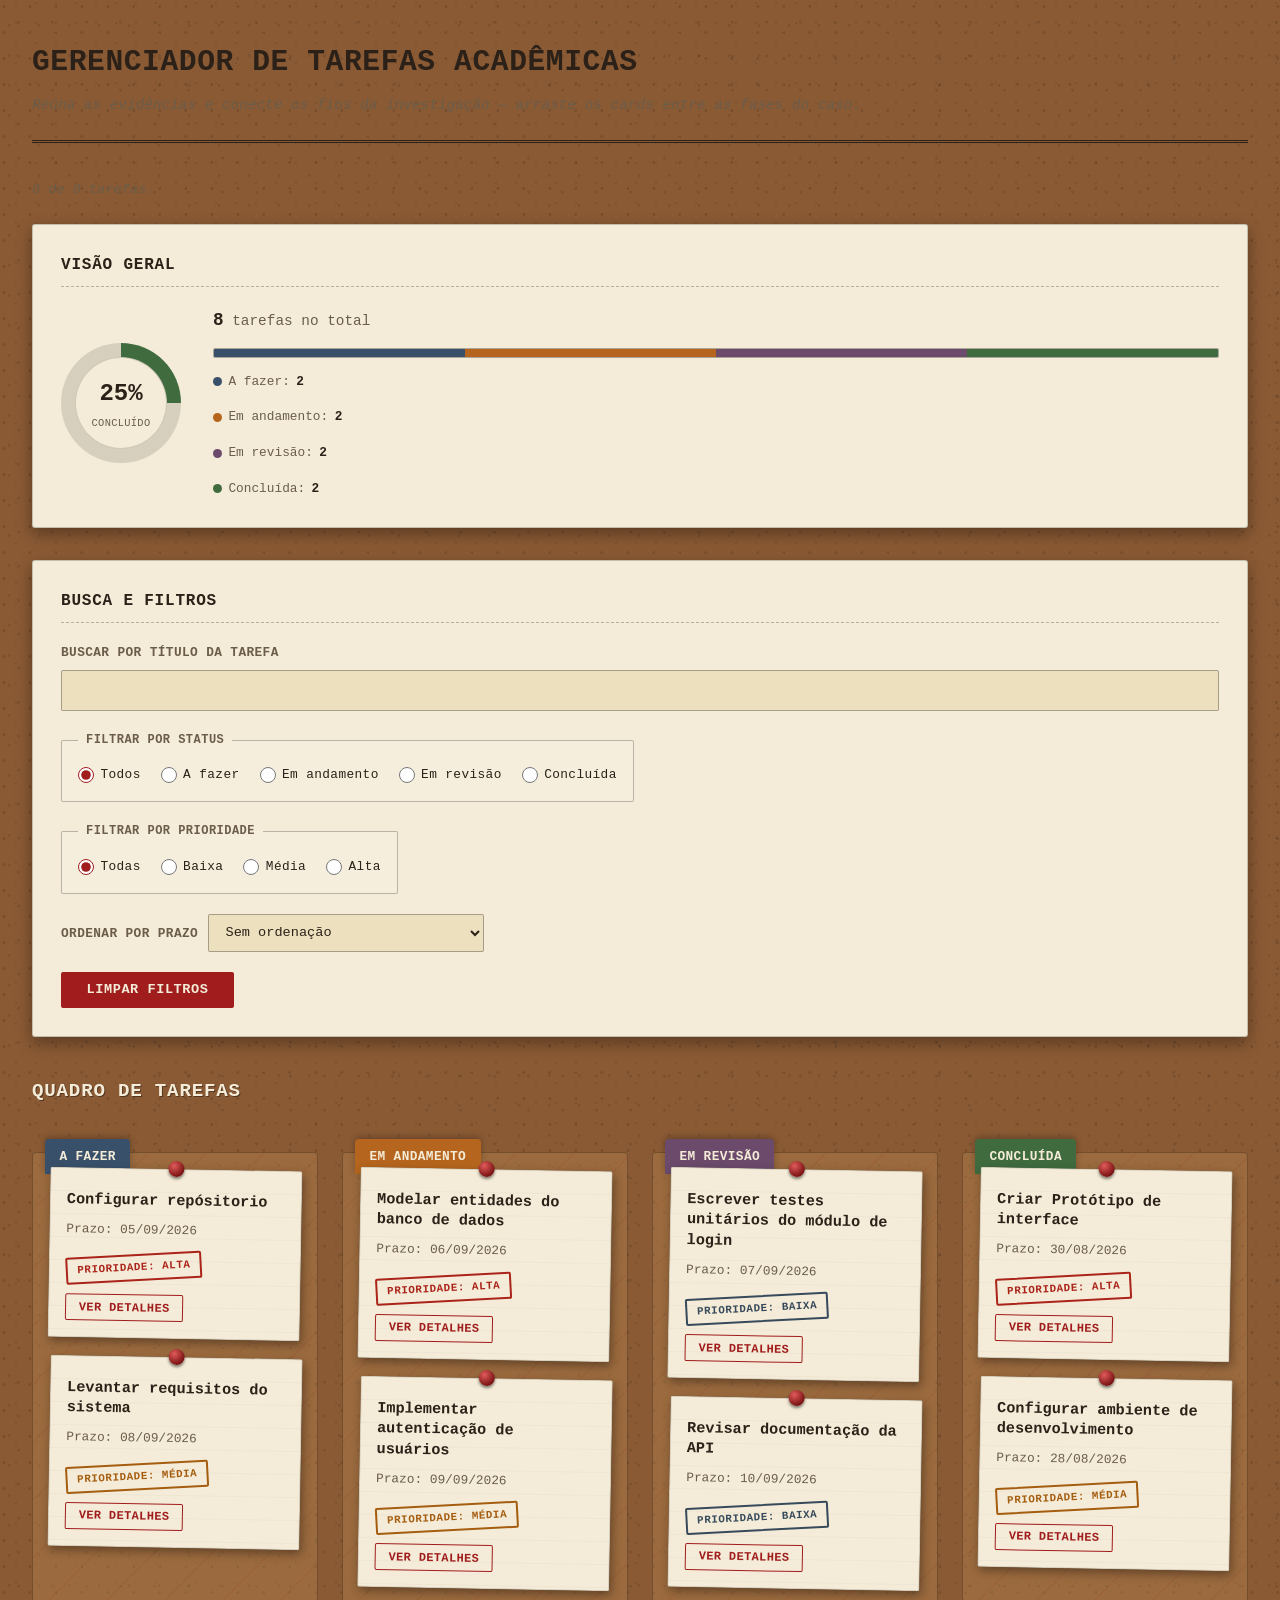
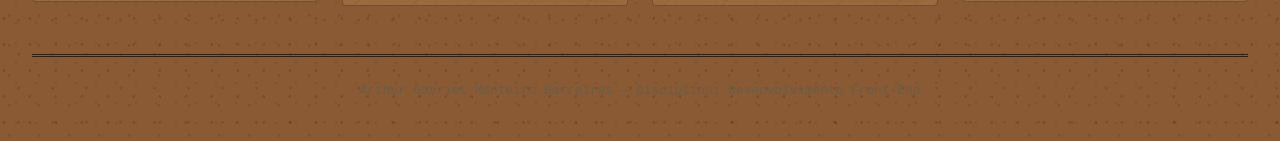
<file: index.html>
<!DOCTYPE html>
<html lang="pt-BR">
<head>
    <meta charset="UTF-8">
    <meta name="viewport" content="width=device-width, initial-scale=1.0">
    <title>Gerenciador de Tarefas Acadêmicas - Quadro de Projetos</title>
    <link rel="stylesheet" href="style.css">
</head>
<body>
    <header>
        <h1>Gerenciador de Tarefas Acadêmicas</h1>
        <p class="subtitulo">Reúna as evidências e conecte os fios da investigação — arraste os cards entre as fases do caso.</p>
    </header>

    <p data-estado role="status" aria-live="polite"></p>

    <main>
        <section aria-labelledby="titulo-metricas" class="painel-metricas">
            <h2 id="titulo-metricas">Visão Geral</h2>

            <div class="metricas-conteudo">
                <div class="anel-progresso" data-anel-progresso>
                    <div class="anel-centro">
                        <span class="anel-percentual" data-anel-percentual>0%</span>
                        <span class="anel-legenda">Concluído</span>
                    </div>
                </div>

                <div class="metricas-detalhes">
                    <p class="metricas-total"><strong data-metrica-total>0</strong> tarefas no total</p>

                    <div class="barra-status" data-barra-status role="img" aria-label="Distribuição de tarefas por status"></div>

                    <ul class="legenda-status">
                        <li><span class="ponto" data-cor="a-fazer"></span>A fazer: <strong data-metrica-a-fazer>0</strong></li>
                        <li><span class="ponto" data-cor="em-andamento"></span>Em andamento: <strong data-metrica-em-andamento>0</strong></li>
                        <li><span class="ponto" data-cor="em-revisao"></span>Em revisão: <strong data-metrica-em-revisao>0</strong></li>
                        <li><span class="ponto" data-cor="concluida"></span>Concluída: <strong data-metrica-concluida>0</strong></li>
                    </ul>
                </div>
            </div>
        </section>

        <section aria-labelledby="titulo-busca-filtros">
            <h2 id="titulo-busca-filtros">Busca e Filtros</h2>

            <form action="#" method="get">
                <div>
                    <label for="busca-titulo">Buscar por título da tarefa</label>
                    <input type="search" id="busca-titulo" name="busca-titulo">
                </div>

                <div class="filtros-linha">
                    <fieldset>
                        <legend>Filtrar por status</legend>

                        <div>
                            <input type="radio" id="status-todos" name="filtro-status" value="todos" checked>
                            <label for="status-todos">Todos</label>
                        </div>
                        <div>
                            <input type="radio" id="status-a-fazer" name="filtro-status" value="a-fazer">
                            <label for="status-a-fazer">A fazer</label>
                        </div>
                        <div>
                            <input type="radio" id="status-em-andamento" name="filtro-status" value="em-andamento">
                            <label for="status-em-andamento">Em andamento</label>
                        </div>
                        <div>
                            <input type="radio" id="status-em-revisao" name="filtro-status" value="em-revisao">
                            <label for="status-em-revisao">Em revisão</label>
                        </div>
                        <div>
                            <input type="radio" id="status-concluida" name="filtro-status" value="concluida">
                            <label for="status-concluida">Concluída</label>
                        </div>
                    </fieldset>

                    <fieldset>
                        <legend>Filtrar por prioridade</legend>

                        <div>
                            <input type="radio" id="prioridade-todas" name="filtro-prioridade" value="todas" checked>
                            <label for="prioridade-todas">Todas</label>
                        </div>
                        <div>
                            <input type="radio" id="prioridade-baixa" name="filtro-prioridade" value="baixa">
                            <label for="prioridade-baixa">Baixa</label>
                        </div>
                        <div>
                            <input type="radio" id="prioridade-media" name="filtro-prioridade" value="media">
                            <label for="prioridade-media">Média</label>
                        </div>
                        <div>
                            <input type="radio" id="prioridade-alta" name="filtro-prioridade" value="alta">
                            <label for="prioridade-alta">Alta</label>
                        </div>
                    </fieldset>

                    <div>
                        <label for="ordenar-prazo">Ordenar por prazo</label>
                        <select id="ordenar-prazo" name="ordenar-prazo">
                            <option value="nenhuma">Sem ordenação</option>
                            <option value="prazo-asc">Prazo mais próximo primeiro</option>
                            <option value="prazo-desc">Prazo mais distante primeiro</option>
                        </select>
                    </div>

                    <button type="button" id="limpar-filtros">Limpar filtros</button>
                </div>
            </form>
        </section>

        <section aria-labelledby="titulo-quadro" data-quadro>
            <h2 id="titulo-quadro">Quadro de Tarefas</h2>

            <section aria-labelledby="titulo-a-fazer">
                <h3 id="titulo-a-fazer">A fazer</h3>
                <ul data-lista-status="a-fazer"></ul>
            </section>

            <section aria-labelledby="titulo-em-andamento">
                <h3 id="titulo-em-andamento">Em andamento</h3>
                <ul data-lista-status="em-andamento"></ul>
            </section>

            <section aria-labelledby="titulo-em-revisao">
                <h3 id="titulo-em-revisao">Em revisão</h3>
                <ul data-lista-status="em-revisao"></ul>
            </section>

            <section aria-labelledby="titulo-concluida">
                <h3 id="titulo-concluida">Concluída</h3>
                <ul data-lista-status="concluida"></ul>
            </section>
        </section>
    </main>

    <footer>
        <p>Arthur Gabriel Monteiro Barreiras — Disciplina: Desenvolvimento Front-End</p>
    </footer>

    <dialog data-modal-detalhes aria-labelledby="modal-titulo">
        <form method="dialog">
            <h3 id="modal-titulo" data-modal-titulo></h3>
            <p data-modal-status></p>
            <p data-modal-prazo></p>
            <p data-modal-prioridade></p>
            <p data-modal-descricao></p>
            <button type="submit">Fechar</button>
        </form>
    </dialog>

    <script type="module" src="js/app.js"></script>
</body>
</html>
</file>
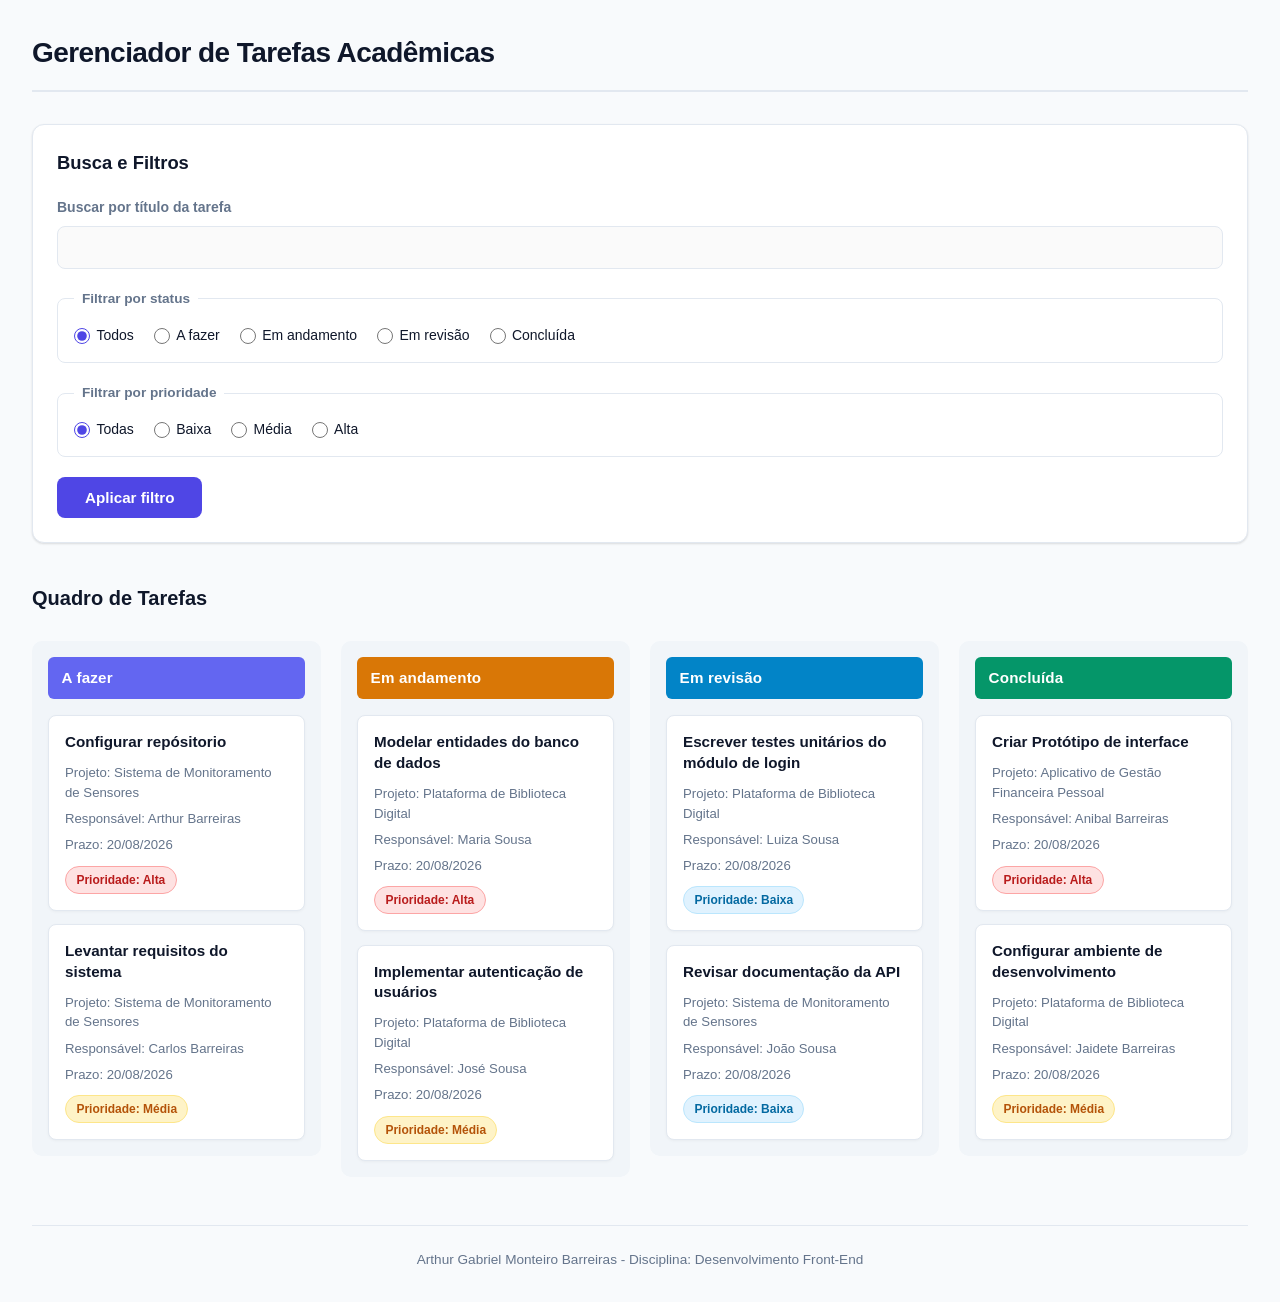
<file: E2/index.html>
<!DOCTYPE html>
<html lang="pt-BR">
<head>
    <meta charset="UTF-8">
    <meta name="viewport" content="width=device-width, initial-scale=1.0">
    <title>Gerenciador de Tarefas Acadêmicas - Quadro de Projetos</title>
    <link rel="stylesheet" href="styles.css">
</head>
<body>
    <header>
        <h1>Gerenciador de Tarefas Acadêmicas</h1>
    </header>
    <main>
        <section aria-labelledby="titulo-busca-filtros">
            <h2 id="titulo-busca-filtros">Busca e Filtros</h2>

            <form action="#" method="get">
                <div>
                    <label for="busca-titulo">Buscar por título da tarefa</label>
                    <input type="search" id="busca-titulo" name="busca-titulo">
                </div>

                <fieldset>
                    <legend>Filtrar por status</legend>

                    <div>
                        <input type="radio" id="status-todos" name="filtro-status" value="todos" checked>
                        <label for="status-todos">Todos</label>
                    </div>
                    <div>
                        <input type="radio" id="status-a-fazer" name="filtro-status" value="a-fazer">
                        <label for="status-a-fazer">A fazer</label>
                    </div>
                    <div>
                        <input type="radio" id="status-em-andamento" name="filtro-status" value="em-andamento">
                        <label for="status-em-andamento">Em andamento</label>
                    </div>
                    <div>
                        <input type="radio" id="status-em-revisao" name="filtro-status" value="em-revisao">
                        <label for="em-revisao">Em revisão</label>
                    </div>
                    <div>
                        <input type="radio" id="status-concluida" name="filtro-status" value="concluida">
                        <label for="concluida">Concluída</label>
                    </div>
                </fieldset>

                <fieldset>
                    <legend>Filtrar por prioridade</legend>

                    <div>
                        <input type="radio" id="prioridade-todas" name="filtro-prioridade" value="todas" checked>
                        <label for="prioridade-todas">Todas</label>
                    </div>
                    <div>
                        <input type="radio" id="prioridade-baixa" name="filtro-prioridade" value="baixa">
                        <label for="prioridade-baixa">Baixa</label>
                    </div>
                    <div>
                        <input type="radio" id="prioridade-media" name="filtro-prioridade" value="media">
                        <label for="prioridade-media">Média</label>
                    </div>
                    <div>
                        <input type="radio" id="prioridade-alta" name="filtro-prioridade" value="alta">
                        <label for="prioridade-alta">Alta</label>
                    </div>
                </fieldset>

                <button type="submit">Aplicar filtro</button>
            </form>
        </section>

        <section aria-labelledby="titulo-quadro">
            <h2 id="titulo-quadro">Quadro de Tarefas</h2>

            <section aria-labelledby="titulo-a-fazer">
                <h3 id="titulo-a-fazer">A fazer</h3>
                <ul>
                    <li>
                        <article>
                            <h4>Configurar repósitorio</h4>
                            <p>Projeto: Sistema de Monitoramento de Sensores</p>
                            <p>Responsável: Arthur Barreiras</p>
                            <p>Prazo: 20/08/2026</p>
                            <p class="prioridade alta">Prioridade: Alta</p>
                        </article>
                    </li>
                    <li>
                        <article>
                            <h4>Levantar requisitos do sistema</h4>
                            <p>Projeto: Sistema de Monitoramento de Sensores</p>
                            <p>Responsável: Carlos Barreiras</p>
                            <p>Prazo: 20/08/2026</p>
                            <p class="prioridade media">Prioridade: Média</p>
                        </article>
                    </li>
                </ul>
            </section>
            <section aria-labelledby="titulo-em-andamento">
                <h3 id="titulo-em-andamento">Em andamento</h3>
                <ul>
                    <li>
                        <article>
                            <h4>Modelar entidades do banco de dados</h4>
                            <p>Projeto: Plataforma de Biblioteca Digital</p>
                            <p>Responsável: Maria Sousa</p>
                            <p>Prazo: 20/08/2026</p>
                            <p class="prioridade alta">Prioridade: Alta</p>
                        </article>
                    </li>
                    <li>
                        <article>
                            <h4>Implementar autenticação de usuários</h4>
                            <p>Projeto: Plataforma de Biblioteca Digital</p>
                            <p>Responsável: José Sousa</p>
                            <p>Prazo: 20/08/2026</p>
                            <p class="prioridade media">Prioridade: Média</p>
                        </article>
                    </li>
                </ul>
            </section>

            <section aria-labelledby="titulo-em-revisao">
                <h3 id="titulo-em-revisao">Em revisão</h3>
                <ul>
                    <li>
                        <article>
                            <h4>Escrever testes unitários do módulo de login</h4>
                            <p>Projeto: Plataforma de Biblioteca Digital</p>
                            <p>Responsável: Luiza Sousa</p>
                            <p>Prazo: 20/08/2026</p>
                            <p class="prioridade baixa">Prioridade: Baixa</p>
                        </article>
                    </li>
                    <li>
                        <article>
                            <h4>Revisar documentação da API</h4>
                            <p>Projeto: Sistema de Monitoramento de Sensores</p>
                            <p>Responsável: João Sousa</p>
                            <p>Prazo: 20/08/2026</p>
                            <p class="prioridade baixa">Prioridade: Baixa</p>
                        </article>
                    </li>
                </ul>
            </section>

            <section aria-labelledby="titulo-concluida">
                <h3 id="titulo-concluida">Concluída</h3>
                <ul>
                    <li>
                        <article>
                            <h4>Criar Protótipo de interface</h4>
                            <p>Projeto: Aplicativo de Gestão Financeira Pessoal</p>
                            <p>Responsável: Anibal Barreiras</p>
                            <p>Prazo: 20/08/2026</p>
                            <p class="prioridade alta">Prioridade: Alta</p>
                        </article>
                    </li>
                    <li>
                        <article>
                            <h4>Configurar ambiente de desenvolvimento</h4>
                            <p>Projeto: Plataforma de Biblioteca Digital</p>
                            <p>Responsável: Jaidete Barreiras</p>
                            <p>Prazo: 20/08/2026</p>
                            <p class="prioridade media">Prioridade: Média</p>
                        </article>
                    </li>
                </ul>
            </section>
        </section>
    </main>

    <footer>
        <p>Arthur Gabriel Monteiro Barreiras - Disciplina: Desenvolvimento Front-End</p>
    </footer>
</body>
</html>
</file>
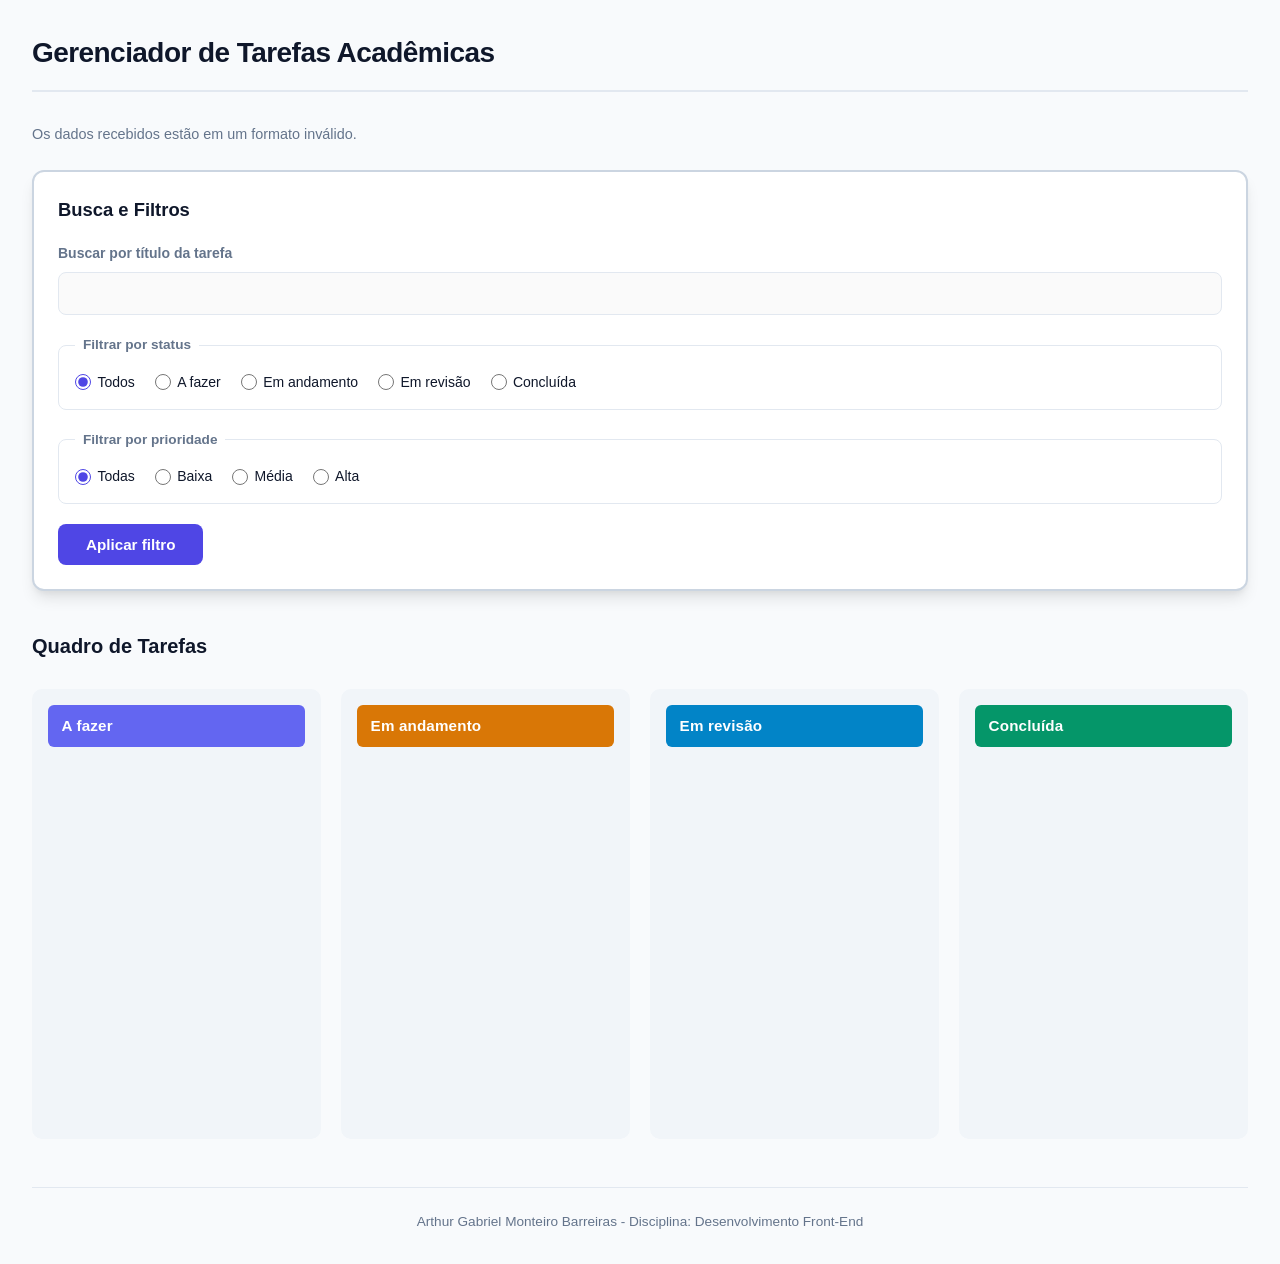
<file: E3/index.html>
<!DOCTYPE html>
<html lang="pt-BR">
<head>
    <meta charset="UTF-8">
    <meta name="viewport" content="width=device-width, initial-scale=1.0">
    <title>Gerenciador de Tarefas Acadêmicas - Quadro de Projetos</title>
    <link rel="stylesheet" href="style.css">
</head>
<body>
    <header>
        <h1>Gerenciador de Tarefas Acadêmicas</h1>
    </header>

    <p data-estado role="status" aria-live="polite"></p>

    <main>
        <section aria-labelledby="titulo-busca-filtros">
            <h2 id="titulo-busca-filtros">Busca e Filtros</h2>

            <form action="#" method="get">
                <div>
                    <label for="busca-titulo">Buscar por título da tarefa</label>
                    <input type="search" id="busca-titulo" name="busca-titulo">
                </div>
                
                <fieldset>
                    <legend>Filtrar por status</legend>

                    <div>
                        <input type="radio" id="status-todos" name="filtro-status" value="todos" checked>
                        <label for="status-todos">Todos</label>
                    </div>
                    <div>
                        <input type="radio" id="status-a-fazer" name="filtro-status" value="a-fazer">
                        <label for="status-a-fazer">A fazer</label>
                    </div>
                    <div>
                        <input type="radio" id="status-em-andamento" name="filtro-status" value="em-andamento">
                        <label for="status-em-andamento">Em andamento</label>
                    </div>
                    <div>
                        <input type="radio" id="status-em-revisao" name="filtro-status" value="em-revisao">
                        <label for="status-em-revisao">Em revisão</label>
                    </div>
                    <div>
                        <input type="radio" id="status-concluida" name="filtro-status" value="concluida">
                        <label for="status-concluida">Concluída</label>
                    </div>
                </fieldset>

                <fieldset>
                    <legend>Filtrar por prioridade</legend>

                    <div>
                        <input type="radio" id="prioridade-todas" name="filtro-prioridade" value="todas" checked>
                        <label for="prioridade-todas">Todas</label>
                    </div>
                    <div>
                        <input type="radio" id="prioridade-baixa" name="filtro-prioridade" value="baixa">
                        <label for="prioridade-baixa">Baixa</label>
                    </div>
                    <div>
                        <input type="radio" id="prioridade-media" name="filtro-prioridade" value="media">
                        <label for="prioridade-media">Média</label>
                    </div>
                    <div>
                        <input type="radio" id="prioridade-alta" name="filtro-prioridade" value="alta">
                        <label for="prioridade-alta">Alta</label>
                    </div>
                </fieldset>

                <button type="submit">Aplicar filtro</button>
            </form>
        </section>

        <section aria-labelledby="titulo-quadro" data-quadro>
            <h2 id="titulo-quadro">Quadro de Tarefas</h2>

            <section aria-labelledby="titulo-a-fazer">
                <h3 id="titulo-a-fazer">A fazer</h3>
                <ul data-lista-status="a-fazer"></ul>
            </section>

            <section aria-labelledby="titulo-em-andamento">
                <h3 id="titulo-em-andamento">Em andamento</h3>
                <ul data-lista-status="em-andamento"></ul>
            </section>

            <section aria-labelledby="titulo-em-revisao">
                <h3 id="titulo-em-revisao">Em revisão</h3>
                <ul data-lista-status="em-revisao"></ul>
            </section>

            <section aria-labelledby="titulo-concluida">
                <h3 id="titulo-concluida">Concluída</h3>
                <ul data-lista-status="concluida"></ul>
            </section>
        </section>
    </main>

    <footer>
        <p>Arthur Gabriel Monteiro Barreiras - Disciplina: Desenvolvimento Front-End</p>
    </footer>

    <script type="module" src="js/app.js"></script>
</body>
</html>
</file>
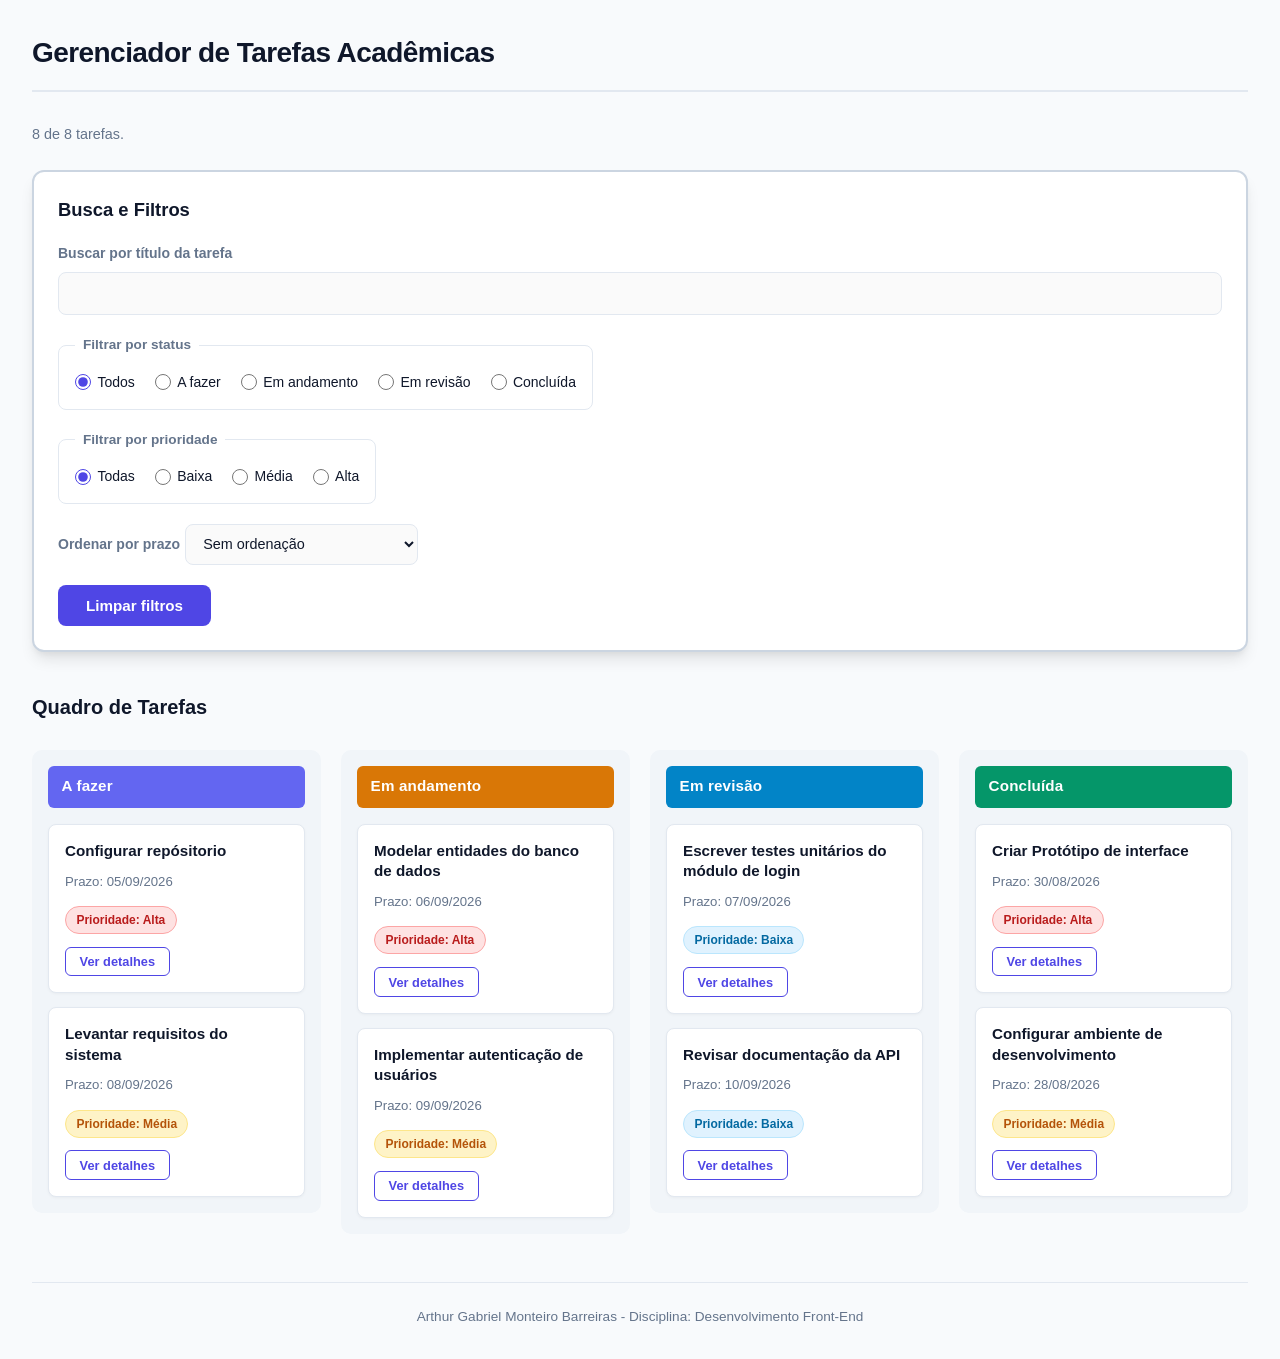
<file: E4/index.html>
<!DOCTYPE html>
<html lang="pt-BR">
<head>
    <meta charset="UTF-8">
    <meta name="viewport" content="width=device-width, initial-scale=1.0">
    <title>Gerenciador de Tarefas Acadêmicas - Quadro de Projetos</title>
    <link rel="stylesheet" href="style.css">
</head>
<body>
    <header>
        <h1>Gerenciador de Tarefas Acadêmicas</h1>
    </header>

    <p data-estado role="status" aria-live="polite"></p>

    <main>
        <section aria-labelledby="titulo-busca-filtros">
            <h2 id="titulo-busca-filtros">Busca e Filtros</h2>

            <form action="#" method="get">
                <div>
                    <label for="busca-titulo">Buscar por título da tarefa</label>
                    <input type="search" id="busca-titulo" name="busca-titulo">
                </div>

                <div class="filtros-linha">
                    <fieldset>
                        <legend>Filtrar por status</legend>

                        <div>
                            <input type="radio" id="status-todos" name="filtro-status" value="todos" checked>
                            <label for="status-todos">Todos</label>
                        </div>
                        <div>
                            <input type="radio" id="status-a-fazer" name="filtro-status" value="a-fazer">
                            <label for="status-a-fazer">A fazer</label>
                        </div>
                        <div>
                            <input type="radio" id="status-em-andamento" name="filtro-status" value="em-andamento">
                            <label for="status-em-andamento">Em andamento</label>
                        </div>
                        <div>
                            <input type="radio" id="status-em-revisao" name="filtro-status" value="em-revisao">
                            <label for="status-em-revisao">Em revisão</label>
                        </div>
                        <div>
                            <input type="radio" id="status-concluida" name="filtro-status" value="concluida">
                            <label for="status-concluida">Concluída</label>
                        </div>
                    </fieldset>

                    <fieldset>
                        <legend>Filtrar por prioridade</legend>

                        <div>
                            <input type="radio" id="prioridade-todas" name="filtro-prioridade" value="todas" checked>
                            <label for="prioridade-todas">Todas</label>
                        </div>
                        <div>
                            <input type="radio" id="prioridade-baixa" name="filtro-prioridade" value="baixa">
                            <label for="prioridade-baixa">Baixa</label>
                        </div>
                        <div>
                            <input type="radio" id="prioridade-media" name="filtro-prioridade" value="media">
                            <label for="prioridade-media">Média</label>
                        </div>
                        <div>
                            <input type="radio" id="prioridade-alta" name="filtro-prioridade" value="alta">
                            <label for="prioridade-alta">Alta</label>
                        </div>
                    </fieldset>

                    <div>
                        <label for="ordenar-prazo">Ordenar por prazo</label>
                        <select id="ordenar-prazo" name="ordenar-prazo">
                            <option value="nenhuma">Sem ordenação</option>
                            <option value="prazo-asc">Prazo mais próximo primeiro</option>
                            <option value="prazo-desc">Prazo mais distante primeiro</option>
                        </select>
                    </div>

                    <button type="button" id="limpar-filtros">Limpar filtros</button>
                </div>
            </form>
        </section>

        <section aria-labelledby="titulo-quadro" data-quadro>
            <h2 id="titulo-quadro">Quadro de Tarefas</h2>

            <section aria-labelledby="titulo-a-fazer">
                <h3 id="titulo-a-fazer">A fazer</h3>
                <ul data-lista-status="a-fazer"></ul>
            </section>

            <section aria-labelledby="titulo-em-andamento">
                <h3 id="titulo-em-andamento">Em andamento</h3>
                <ul data-lista-status="em-andamento"></ul>
            </section>

            <section aria-labelledby="titulo-em-revisao">
                <h3 id="titulo-em-revisao">Em revisão</h3>
                <ul data-lista-status="em-revisao"></ul>
            </section>

            <section aria-labelledby="titulo-concluida">
                <h3 id="titulo-concluida">Concluída</h3>
                <ul data-lista-status="concluida"></ul>
            </section>
        </section>
    </main>

    <footer>
        <p>Arthur Gabriel Monteiro Barreiras - Disciplina: Desenvolvimento Front-End</p>
    </footer>

    <script type="module" src="js/app.js"></script>
</body>
</html>
</file>
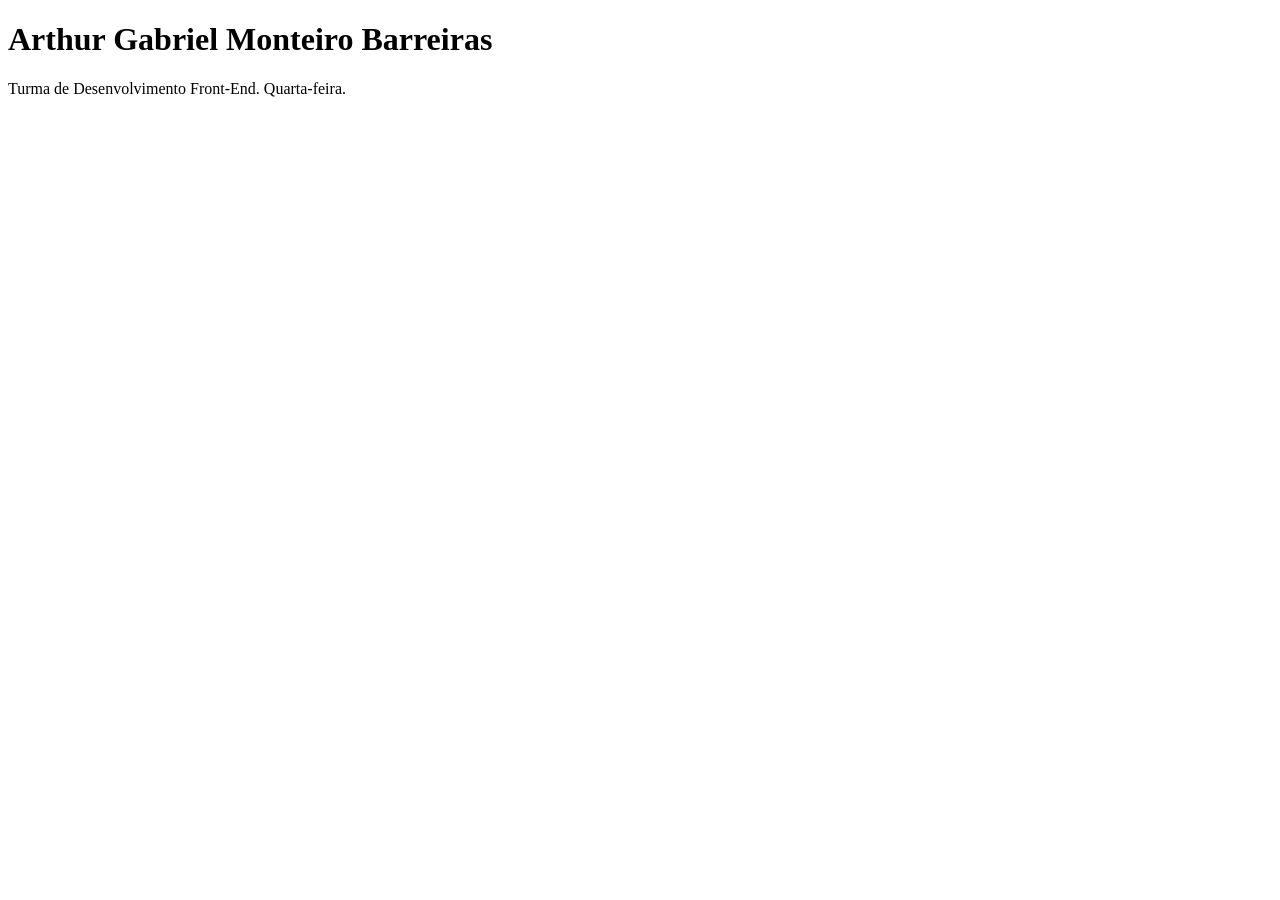
<file: meu-perfil/index.html>
<!DOCTYPE html>
<html lang="pt-BR">
<head>
    <meta charset="UTF-8">
    <meta name="viewport" content="width=device-width, initial-scale=1.0">
    <title>Meu Perfil</title>
</head>
<body>

    <h1>Arthur Gabriel Monteiro Barreiras</h1>
    <p>Turma de Desenvolvimento Front-End. Quarta-feira.</p>

</body>
</html>
</file>
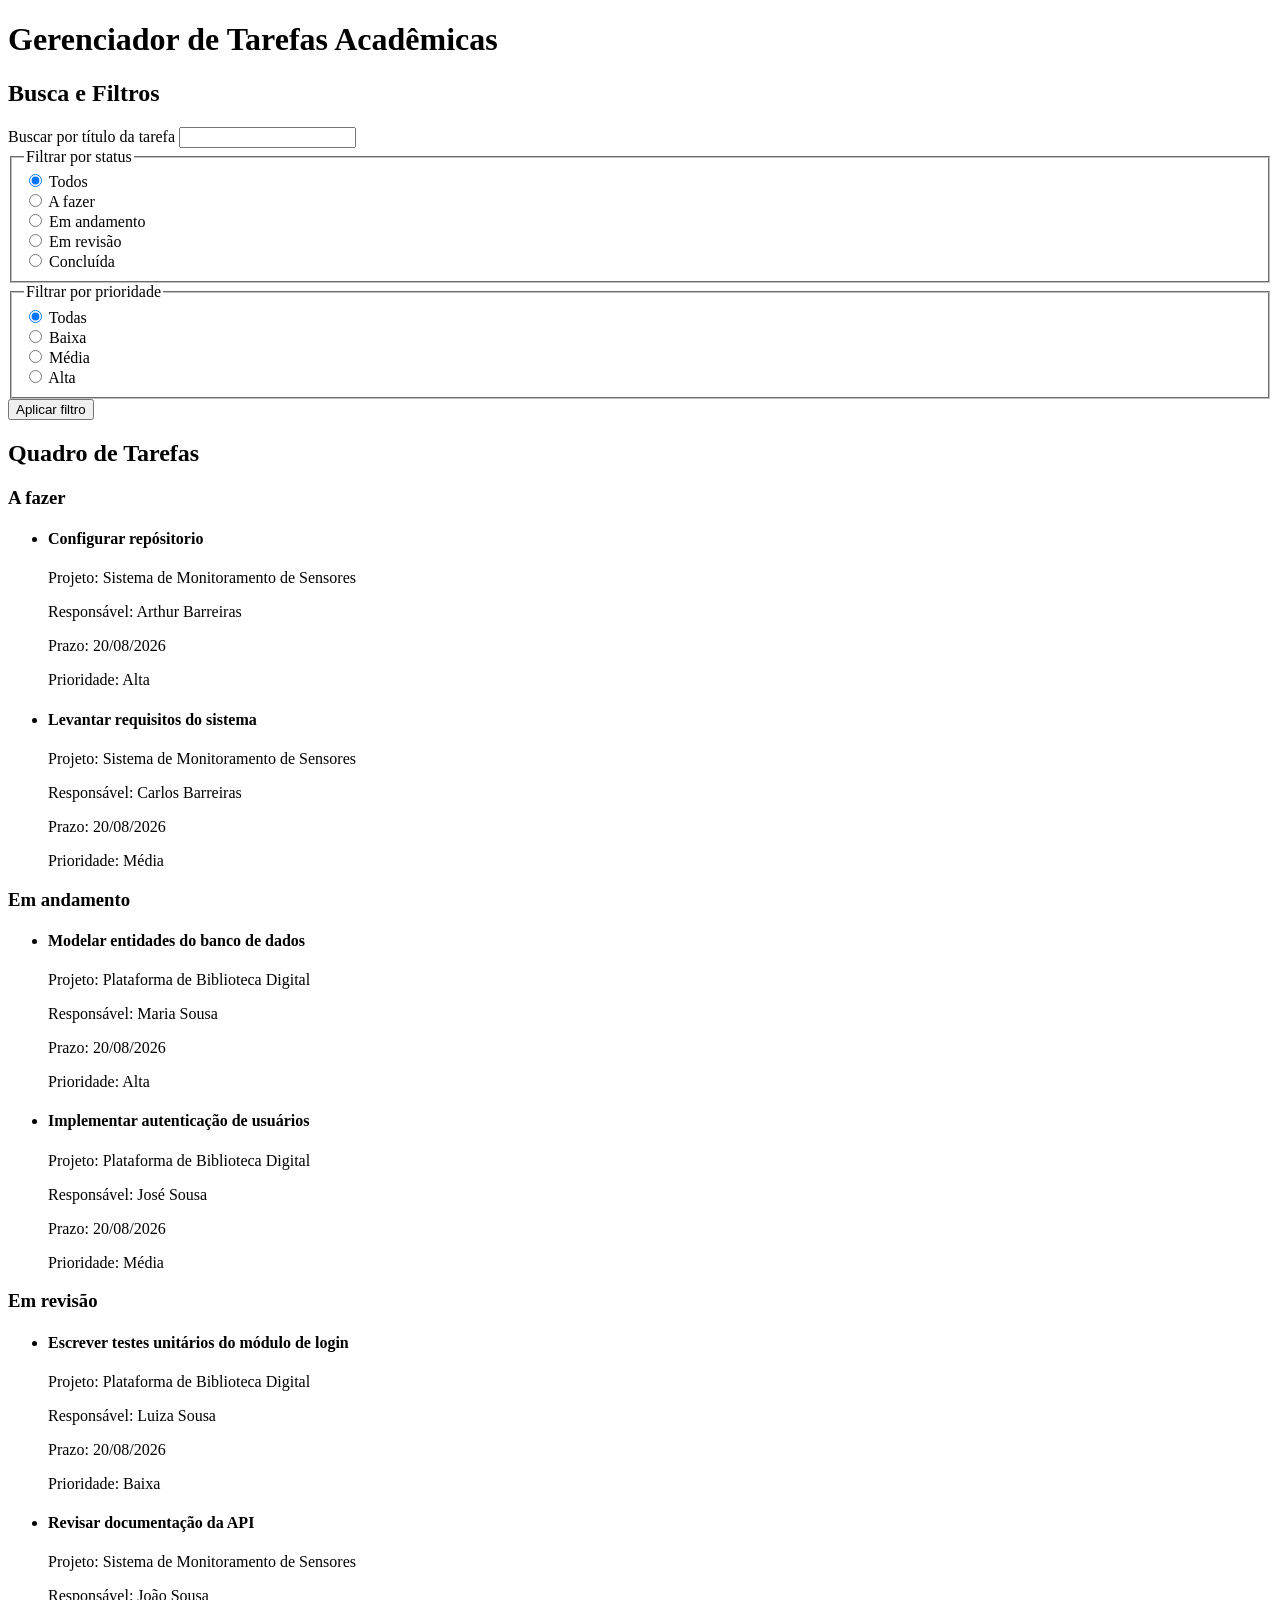
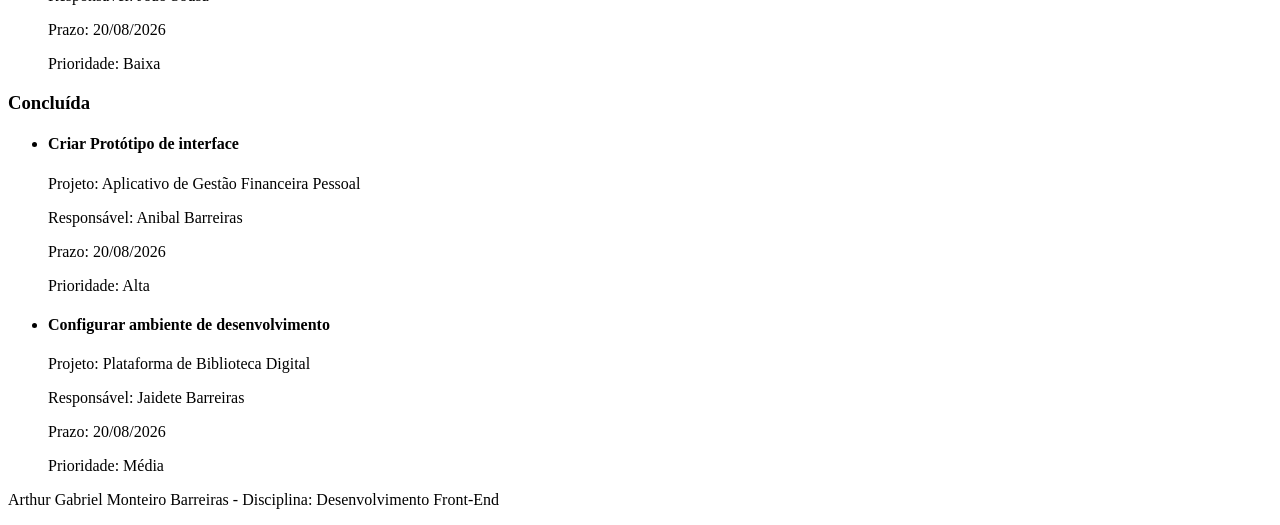
<file: quadro-tarefas/index.html>
<!DOCTYPE html>
<html lang="pt-BR">
<head>
    <meta charset="UTF-8">
    <meta name="viewport" content="width=device-width, initial-scale=1.0">
    <title>Gerenciador de Tarefas Acadêmicas - Quadro de Projetos</title>
</head>
<body>
    <header>
        <h1>Gerenciador de Tarefas Acadêmicas</h1>
    </header>
    <main>
        <section aria-labelledby="titulo-busca-filtros">
            <h2 id="titulo-busca-filtros">Busca e Filtros</h2>

            <form action="#" method="get">
                <div>
                    <label for="busca-titulo">Buscar por título da tarefa</label>
                    <input type="search" id="busca-titulo" name="busca-titulo">
                </div>

                <fieldset>
                    <legend>Filtrar por status</legend>

                    <div>
                        <input type="radio" id="status-todos" name="filtro-status" value="todos" checked>
                        <label for="status-todos">Todos</label>
                    </div>
                    <div>
                        <input type="radio" id="status-a-fazer" name="filtro-status" value="a-fazer">
                        <label for="status-a-fazer">A fazer</label>
                    </div>
                    <div>
                        <input type="radio" id="status-em-andamento" name="filtro-status" value="em-andamento">
                        <label for="status-em-andamento">Em andamento</label>
                    </div>
                    <div>
                        <input type="radio" id="status-em-revisao" name="filtro-status" value="em-revisao">
                        <label for="status-em-revisao">Em revisão</label>
                    </div>
                    <div>
                        <input type="radio" id="status-concluida" name="filtro-status" value="concluida">
                        <label for="status-concluida">Concluída</label>
                    </div>
                </fieldset>

                <fieldset>
                    <legend>Filtrar por prioridade</legend>

                    <div>
                        <input type="radio" id="prioridade-todas" name="filtro-prioridade" value="todas" checked>
                        <label for="prioridade-todas">Todas</label>
                    </div>
                    <div>
                        <input type="radio" id="prioridade-baixa" name="filtro-prioridade" value="baixa">
                        <label for="prioridade-baixa">Baixa</label>
                    </div>
                    <div>
                        <input type="radio" id="prioridade-media" name="filtro-prioridade" value="media">
                        <label for="prioridade-media">Média</label>
                    </div>
                    <div>
                        <input type="radio" id="prioridade-alta" name="filtro-prioridade" value="alta">
                        <label for="prioridade-alta">Alta</label>
                    </div>
                </fieldset>

                <button type="submit">Aplicar filtro</button>
            </form>
        </section>

        <section aria-labelledby="titulo-quadro">
            <h2 id="titulo-quadro">Quadro de Tarefas</h2>

            <section aria-labelledby="titulo-a-fazer">
                <h3 id="titulo-a-fazer">A fazer</h3>
                <ul>
                    <li>
                        <article>
                            <h4>Configurar repósitorio</h4>
                            <p>Projeto: Sistema de Monitoramento de Sensores</p>
                            <p>Responsável: Arthur Barreiras</p>
                            <p>Prazo: 20/08/2026</p>
                            <p>Prioridade: Alta</p>
                        </article>
                    </li>
                    <li>
                        <article>
                            <h4>Levantar requisitos do sistema</h4>
                            <p>Projeto: Sistema de Monitoramento de Sensores</p>
                            <p>Responsável: Carlos Barreiras</p>
                            <p>Prazo: 20/08/2026</p>
                            <p>Prioridade: Média</p>
                        </article>
                    </li>
                </ul>
            </section>
            <section aria-labelledby="titulo-em-andamento">
                <h3 id="titulo-em-andamento">Em andamento</h3>
                <ul>
                    <li>
                        <article>
                            <h4>Modelar entidades do banco de dados</h4>
                            <p>Projeto: Plataforma de Biblioteca Digital</p>
                            <p>Responsável: Maria Sousa</p>
                            <p>Prazo: 20/08/2026</p>
                            <p>Prioridade: Alta</p>
                        </article>
                    </li>
                    <li>
                        <article>
                            <h4>Implementar autenticação de usuários</h4>
                            <p>Projeto: Plataforma de Biblioteca Digital</p>
                            <p>Responsável: José Sousa</p>
                            <p>Prazo: 20/08/2026</p>
                            <p>Prioridade: Média</p>
                        </article>
                    </li>
                </ul>
            </section>

            <section aria-labelledby="titulo-em-revisao">
                <h3 id="titulo-em-revisao">Em revisão</h3>
                <ul>
                    <li>
                        <article>
                            <h4>Escrever testes unitários do módulo de login</h4>
                            <p>Projeto: Plataforma de Biblioteca Digital</p>
                            <p>Responsável: Luiza Sousa</p>
                            <p>Prazo: 20/08/2026</p>
                            <p>Prioridade: Baixa</p>
                        </article>
                    </li>
                    <li>
                        <article>
                            <h4>Revisar documentação da API</h4>
                            <p>Projeto: Sistema de Monitoramento de Sensores</p>
                            <p>Responsável: João Sousa</p>
                            <p>Prazo: 20/08/2026</p>
                            <p>Prioridade: Baixa</p>
                        </article>
                    </li>
                </ul>
            </section>

            <section aria-labelledby="titulo-concluida">
                <h3 id="titulo-concluida">Concluída</h3>
                <ul>
                    <li>
                        <article>
                            <h4>Criar Protótipo de interface</h4>
                            <p>Projeto: Aplicativo de Gestão Financeira Pessoal</p>
                            <p>Responsável: Anibal Barreiras</p>
                            <p>Prazo: 20/08/2026</p>
                            <p>Prioridade: Alta</p>
                        </article>
                    </li>
                    <li>
                        <article>
                            <h4>Configurar ambiente de desenvolvimento</h4>
                            <p>Projeto: Plataforma de Biblioteca Digital</p>
                            <p>Responsável: Jaidete Barreiras</p>
                            <p>Prazo: 20/08/2026</p>
                            <p>Prioridade: Média</p>
                        </article>
                    </li>
                </ul>
            </section>
        </section>
    </main>

    <footer>
        <p>Arthur Gabriel Monteiro Barreiras - Disciplina: Desenvolvimento Front-End</p>
    </footer>
</body>
</html>
</file>
<file: style.css>
/* ==========================================================================
   Gerenciador de Tarefas Acadêmicas — Releitura "Mural de Investigação"
   Estética de quadro de detetive: cortiça, fichas presas com percevidos,
   fios vermelhos, abas de pasta e carimbos. 100% CSS puro — sem libs.
   ========================================================================== */
:root {
  --corcho-base: #8a5a34;
  --papel: #f4ecd8;
  --papel-alt: #ede0bf;
  --tinta: #2b2118;
  --tinta-suave: #6b5d4a;
  --vermelho: #a11d1d;
  --vermelho-forte: #7c1414;

  --status-todo: #39506b;
  --status-in-progress: #b5651d;
  --status-review: #6b4a6b;
  --status-done: #3f6b3f;

  --prioridade-alta: #b3261e;
  --prioridade-media: #ad6412;
  --prioridade-baixa: #39506b;
}

* {
  box-sizing: border-box;
  margin: 0;
  padding: 0;
}

@keyframes surgir {
  from { opacity: 0; transform: translateY(6px); }
  to   { opacity: 1; transform: translateY(0); }
}

body {
  font-family: 'Courier New', Courier, monospace;
  background-color: var(--corcho-base);
  background-image:
    radial-gradient(circle at 15% 25%, rgba(0, 0, 0, 0.12) 1.5px, transparent 1.5px),
    radial-gradient(circle at 55% 65%, rgba(0, 0, 0, 0.1) 1.5px, transparent 1.5px),
    radial-gradient(circle at 80% 15%, rgba(0, 0, 0, 0.08) 1.5px, transparent 1.5px),
    radial-gradient(circle at 30% 85%, rgba(0, 0, 0, 0.09) 1.5px, transparent 1.5px);
  background-size: 26px 26px, 34px 34px, 20px 20px, 30px 30px;
  color: var(--tinta);
  line-height: 1.55;
  padding: 2.5rem 2rem;
  max-width: 1400px;
  margin: 0 auto;
  min-height: 100vh;
}

/* ==========================================================================
   Cabeçalho
   ========================================================================== */
header {
  margin-bottom: 2.25rem;
  padding-bottom: 1.5rem;
  border-bottom: 3px double var(--tinta);
}

header h1 {
  font-size: 1.85rem;
  font-weight: 700;
  color: var(--tinta);
  letter-spacing: 0.02em;
  text-transform: uppercase;
}

header .subtitulo {
  margin-top: 0.5rem;
  font-size: 0.9rem;
  color: var(--tinta-suave);
  font-style: italic;
}

/* ==========================================================================
   Painel de Métricas — Visão Geral
   ========================================================================== */
.painel-metricas {
  background: var(--papel);
  padding: 1.75rem;
  border-radius: 3px;
  border: 1px solid rgba(0, 0, 0, 0.2);
  box-shadow: 0 6px 16px rgba(0, 0, 0, 0.35);
  margin-bottom: 2rem;
}

.painel-metricas h2 {
  font-size: 1rem;
  font-weight: 700;
  margin-bottom: 1.25rem;
  color: var(--tinta);
  text-transform: uppercase;
  letter-spacing: 0.05em;
  border-bottom: 1px dashed rgba(0, 0, 0, 0.25);
  padding-bottom: 0.5rem;
}

.metricas-conteudo {
  display: flex;
  align-items: center;
  gap: 2rem;
  flex-wrap: wrap;
}

.anel-progresso {
  --pct: 0;
  width: 120px;
  height: 120px;
  min-width: 120px;
  border-radius: 50%;
  background: conic-gradient(var(--status-done) calc(var(--pct) * 1%), rgba(0, 0, 0, 0.12) 0);
  display: flex;
  align-items: center;
  justify-content: center;
  transition: background 0.5s ease;
}

.anel-centro {
  width: 92px;
  height: 92px;
  border-radius: 50%;
  background: var(--papel);
  border: 1px solid rgba(0, 0, 0, 0.15);
  display: flex;
  flex-direction: column;
  align-items: center;
  justify-content: center;
  gap: 0.15rem;
}

.anel-percentual {
  font-size: 1.5rem;
  font-weight: 700;
  color: var(--tinta);
}

.anel-legenda {
  font-size: 0.65rem;
  color: var(--tinta-suave);
  text-transform: uppercase;
  letter-spacing: 0.03em;
}

.metricas-detalhes {
  flex: 1;
  min-width: 220px;
  display: flex;
  flex-direction: column;
  gap: 0.85rem;
}

.metricas-total {
  font-size: 0.9rem;
  color: var(--tinta-suave);
}

.metricas-total strong {
  color: var(--tinta);
  font-size: 1.1rem;
}

.barra-status {
  display: flex;
  width: 100%;
  height: 10px;
  border-radius: 2px;
  overflow: hidden;
  background: rgba(0, 0, 0, 0.12);
  border: 1px solid rgba(0, 0, 0, 0.2);
}

.segmento-status {
  height: 100%;
  transition: flex 0.4s ease;
}

.legenda-status {
  list-style: none;
  display: flex;
  flex-wrap: wrap;
  gap: 1rem;
  font-size: 0.8rem;
  color: var(--tinta-suave);
}

.legenda-status li {
  display: flex;
  align-items: center;
  gap: 0.4rem;
}

.legenda-status strong {
  color: var(--tinta);
}

.ponto {
  width: 9px;
  height: 9px;
  border-radius: 50%;
  display: inline-block;
}

.ponto[data-cor="a-fazer"]      { background-color: var(--status-todo); }
.ponto[data-cor="em-andamento"] { background-color: var(--status-in-progress); }
.ponto[data-cor="em-revisao"]   { background-color: var(--status-review); }
.ponto[data-cor="concluida"]    { background-color: var(--status-done); }

/* ==========================================================================
   Seção de Busca e Filtros
   ========================================================================== */
main section[aria-labelledby="titulo-busca-filtros"] {
  background: var(--papel);
  padding: 1.75rem;
  border-radius: 3px;
  border: 1px solid rgba(0, 0, 0, 0.2);
  box-shadow: 0 6px 16px rgba(0, 0, 0, 0.35);
  margin-bottom: 2.5rem;
}

main section[aria-labelledby="titulo-busca-filtros"] h2 {
  font-size: 1rem;
  font-weight: 700;
  margin-bottom: 1.25rem;
  color: var(--tinta);
  text-transform: uppercase;
  letter-spacing: 0.05em;
  border-bottom: 1px dashed rgba(0, 0, 0, 0.25);
  padding-bottom: 0.5rem;
}

form {
  display: flex;
  flex-direction: column;
  gap: 1.25rem;
}

form > div {
  display: flex;
  flex-direction: column;
  gap: 0.5rem;
}

label {
  font-size: 0.8rem;
  font-weight: 700;
  color: var(--tinta-suave);
  text-transform: uppercase;
  letter-spacing: 0.03em;
}

input[type="search"] {
  width: 100%;
  padding: 0.7rem 1rem;
  border: 1px solid rgba(0, 0, 0, 0.3);
  border-radius: 2px;
  font-size: 0.9rem;
  font-family: inherit;
  outline: none;
  transition: border-color 0.2s, box-shadow 0.2s;
  background-color: var(--papel-alt);
  color: var(--tinta);
}

input[type="search"]::placeholder {
  color: #9c8f77;
}

input[type="search"]:focus {
  border-color: var(--vermelho);
  box-shadow: 0 0 0 2px rgba(161, 29, 29, 0.2);
}

/* Fieldsets e Radio Buttons */
.filtros-linha {
  display: flex;
  flex-wrap: wrap;
  gap: 1.25rem;
  align-items: flex-start;
}

fieldset {
  border: 1px solid rgba(0, 0, 0, 0.25);
  border-radius: 2px;
  padding: 1rem;
  display: flex;
  flex-wrap: wrap;
  gap: 1.25rem;
  align-items: center;
  background: rgba(255, 255, 255, 0.15);
}

legend {
  padding: 0 0.5rem;
  font-size: 0.75rem;
  font-weight: 700;
  color: var(--tinta-suave);
  text-transform: uppercase;
  letter-spacing: 0.04em;
}

fieldset > div {
  display: flex;
  align-items: center;
  gap: 0.4rem;
}

input[type="radio"] {
  accent-color: var(--vermelho);
  width: 16px;
  height: 16px;
  cursor: pointer;
}

fieldset label {
  font-weight: 400;
  text-transform: none;
  cursor: pointer;
  color: var(--tinta);
}

/* Seleção de ordenação */
select#ordenar-prazo {
  padding: 0.6rem 0.8rem;
  border: 1px solid rgba(0, 0, 0, 0.3);
  border-radius: 2px;
  font-size: 0.85rem;
  font-family: inherit;
  background-color: var(--papel-alt);
  color: var(--tinta);
  cursor: pointer;
  max-width: 320px;
}

select#ordenar-prazo:focus {
  border-color: var(--vermelho);
  box-shadow: 0 0 0 2px rgba(161, 29, 29, 0.2);
}

/* Botão de Ação */
button[type="submit"],
button#limpar-filtros {
  background-color: var(--vermelho);
  color: var(--papel);
  border: none;
  padding: 0.65rem 1.6rem;
  border-radius: 2px;
  font-size: 0.85rem;
  font-family: inherit;
  font-weight: 700;
  text-transform: uppercase;
  letter-spacing: 0.04em;
  cursor: pointer;
  transition: background-color 0.15s, transform 0.1s;
  align-self: flex-start;
}

button[type="submit"]:hover,
button#limpar-filtros:hover {
  background-color: var(--vermelho-forte);
}

button[type="submit"]:active,
button#limpar-filtros:active {
  transform: scale(0.98);
}

/* ==========================================================================
   Quadro de Tarefas (Grid Kanban)
   ========================================================================== */
main section[aria-labelledby="titulo-quadro"] {
  display: grid;
  grid-template-columns: repeat(4, 1fr);
  gap: 1.5rem;
  align-items: start;
}

main section[aria-labelledby="titulo-quadro"] > h2 {
  grid-column: 1 / -1;
  font-size: 1.2rem;
  font-weight: 700;
  margin-bottom: 0.5rem;
  color: var(--papel);
  text-transform: uppercase;
  letter-spacing: 0.04em;
  text-shadow: 1px 1px 0 rgba(0, 0, 0, 0.4);
}

/* Colunas individuais — cada uma é uma seção do mural, com aba de pasta */
main section[aria-labelledby="titulo-quadro"] > section {
  position: relative;
  margin-top: 14px;
  background-color: rgba(185, 138, 85, 0.35);
  background-image: repeating-linear-gradient(135deg, transparent, transparent 40px, rgba(161, 29, 29, 0.18) 40px, rgba(161, 29, 29, 0.18) 41px);
  border: 1px solid rgba(0, 0, 0, 0.25);
  border-radius: 4px;
  padding: 1rem;
  min-height: 450px;
  display: flex;
  flex-direction: column;
  gap: 1.1rem;
  transition: box-shadow 0.15s, border-color 0.15s;
}

/* Zona de soltura ativa durante o drag-and-drop */
main section[aria-labelledby="titulo-quadro"] > section:has(ul.zona-soltura-ativa) {
  border-color: var(--vermelho);
  box-shadow: 0 0 0 3px rgba(161, 29, 29, 0.25);
}

/* Cabeçalhos das colunas — abas de pasta suspensa presas no mural */
main section[aria-labelledby="titulo-quadro"] h3 {
  position: absolute;
  top: -14px;
  left: 12px;
  font-size: 0.8rem;
  font-weight: 700;
  padding: 0.45rem 0.9rem;
  border-radius: 4px 4px 0 0;
  color: var(--papel);
  letter-spacing: 0.03em;
  text-transform: uppercase;
  box-shadow: 0 -2px 6px rgba(0, 0, 0, 0.25);
}

section[aria-labelledby="titulo-a-fazer"] h3      { background-color: var(--status-todo); }
section[aria-labelledby="titulo-em-andamento"] h3 { background-color: var(--status-in-progress); }
section[aria-labelledby="titulo-em-revisao"] h3   { background-color: var(--status-review); }
section[aria-labelledby="titulo-concluida"] h3    { background-color: var(--status-done); }

/* Listas e Cartões de Tarefa */
ul {
  list-style: none;
  display: flex;
  flex-direction: column;
  gap: 1.1rem;
  min-height: 60px;
  border-radius: 4px;
  transition: background-color 0.15s, outline-color 0.15s;
}

ul.zona-soltura-ativa {
  background-color: rgba(161, 29, 29, 0.08);
  outline: 2px dashed rgba(161, 29, 29, 0.45);
  outline-offset: 4px;
}

/* Cada tarefa é uma ficha presa no mural com um percevejo */
article {
  position: relative;
  background: var(--papel);
  background-image: repeating-linear-gradient(transparent, transparent 22px, rgba(0, 0, 0, 0.05) 23px);
  padding: 1.3rem 1rem 1rem;
  border-radius: 2px;
  border: 1px solid rgba(0, 0, 0, 0.15);
  box-shadow: 2px 4px 10px rgba(0, 0, 0, 0.35);
  transition: transform 0.15s ease, box-shadow 0.15s ease, opacity 0.15s ease;
  display: flex;
  flex-direction: column;
  gap: 0.4rem;
  cursor: grab;
  animation: surgir 0.3s ease-out;
  user-select: none;
}

article::before {
  content: "";
  position: absolute;
  top: -9px;
  left: 50%;
  transform: translateX(-50%);
  width: 16px;
  height: 16px;
  border-radius: 50%;
  background: radial-gradient(circle at 35% 30%, #e05a5a, var(--vermelho-forte) 70%);
  box-shadow: 0 2px 3px rgba(0, 0, 0, 0.5);
  z-index: 2;
}

article:nth-child(3n)   { transform: rotate(-1.4deg); }
article:nth-child(3n+1) { transform: rotate(1deg); }
article:nth-child(3n+2) { transform: rotate(-0.6deg); }

article:hover {
  transform: rotate(0deg) translateY(-4px);
  box-shadow: 4px 10px 20px rgba(0, 0, 0, 0.45);
}

article.arrastando {
  opacity: 0.5;
  cursor: grabbing;
  transform: scale(1.03) rotate(0deg);
}

article h4 {
  font-size: 0.95rem;
  font-weight: 700;
  color: var(--tinta);
  line-height: 1.35;
  margin-bottom: 0.2rem;
}

article p {
  font-size: 0.8rem;
  color: var(--tinta-suave);
}

article p:last-child {
  font-weight: 700;
  margin-top: 0.2rem;
}

/* ==========================================================================
   Rodapé e Responsividade
   ========================================================================== */
footer {
  margin-top: 3rem;
  padding-top: 1.5rem;
  border-top: 3px double var(--tinta);
  text-align: center;
  font-size: 0.8rem;
  color: var(--tinta-suave);
}

@media (max-width: 1024px) {
  main section[aria-labelledby="titulo-quadro"] {
    grid-template-columns: repeat(2, 1fr);
  }
}

@media (max-width: 640px) {
  body { padding: 1.5rem 1rem; }
  main section[aria-labelledby="titulo-quadro"] {
    grid-template-columns: 1fr;
  }
}

/* Selo de prioridade — efeito de carimbo de tinta */
.prioridade {
  display: inline-block;
  padding: 0.2rem 0.6rem;
  font-size: 0.68rem;
  font-weight: 700;
  border-radius: 2px;
  margin-top: 0.5rem;
  width: fit-content;
  text-transform: uppercase;
  letter-spacing: 0.05em;
  border: 2px solid currentColor;
  transform: rotate(-4deg);
  mix-blend-mode: multiply;
}

.prioridade.baixa { color: var(--prioridade-baixa); }
.prioridade.media { color: var(--prioridade-media); }
.prioridade.alta  { color: var(--prioridade-alta); }

/* ==========================================================================
   Região de status, coluna vazia e botão de detalhes
   ========================================================================== */
[data-estado] {
  max-width: 1400px;
  margin: 0 auto 1.5rem auto;
  font-size: 0.85rem;
  color: var(--tinta-suave);
  font-style: italic;
}

.coluna-vazia {
  list-style: none;
  padding: 1rem;
  text-align: center;
  font-size: 0.8rem;
  color: rgba(43, 33, 24, 0.55);
  border: 1px dashed rgba(0, 0, 0, 0.3);
  border-radius: 2px;
  background: rgba(255, 255, 255, 0.15);
}

article button[data-acao="ver-detalhes"] {
  align-self: flex-start;
  margin-top: 0.4rem;
  padding: 0.35rem 0.8rem;
  font-size: 0.75rem;
  font-family: inherit;
  font-weight: 700;
  border: 1px solid var(--vermelho);
  border-radius: 2px;
  background-color: transparent;
  color: var(--vermelho);
  text-transform: uppercase;
  letter-spacing: 0.03em;
  cursor: pointer;
  transition: background-color 0.15s, color 0.15s;
}

article button[data-acao="ver-detalhes"]:hover {
  background-color: var(--vermelho);
  color: var(--papel);
}

/* ==========================================================================
   Modal de detalhes — documento de caso com selo confidencial
   ========================================================================== */
dialog[data-modal-detalhes] {
  position: relative;
  overflow: hidden;
  background: var(--papel);
  color: var(--tinta);
  border: 1px solid rgba(0, 0, 0, 0.2);
  border-radius: 3px;
  padding: 1.75rem;
  max-width: 440px;
  width: 90%;
  font-family: inherit;
  box-shadow: 0 20px 50px rgba(0, 0, 0, 0.5);
}

dialog[data-modal-detalhes]::before {
  content: "CONFIDENCIAL";
  position: absolute;
  top: 20px;
  right: -34px;
  background: var(--vermelho);
  color: var(--papel);
  font-size: 0.65rem;
  font-weight: 700;
  letter-spacing: 0.08em;
  padding: 3px 40px;
  transform: rotate(35deg);
  box-shadow: 0 2px 4px rgba(0, 0, 0, 0.3);
}

dialog[data-modal-detalhes]::backdrop {
  background: rgba(20, 14, 8, 0.7);
}

dialog[data-modal-detalhes] form {
  gap: 0.65rem;
}

dialog[data-modal-detalhes] h3 {
  color: var(--tinta);
  font-size: 1.05rem;
  font-weight: 700;
  margin-bottom: 0.85rem;
  text-transform: uppercase;
  letter-spacing: 0.03em;
  padding-right: 2rem;
}

dialog[data-modal-detalhes] p {
  font-size: 0.8rem;
  color: var(--tinta-suave);
}

dialog[data-modal-detalhes] p[data-modal-descricao] {
  color: var(--tinta);
  line-height: 1.5;
  padding: 0.8rem;
  background: var(--papel-alt);
  border-left: 3px solid var(--vermelho);
  border-radius: 2px;
  margin-top: 0.4rem;
}

dialog[data-modal-detalhes] button[type="submit"] {
  margin-top: 0.5rem;
}
</file>
<file: E2/styles.css>
:root {
  --bg-main: #f8fafc;
  --bg-card: #ffffff;
  --bg-column: #f1f5f9;
  
  --text-primary: #0f172a;
  --text-secondary: #64748b;
  --border-color: #e2e8f0;
  
  --primary-color: #4f46e5;
  --primary-hover: #4338ca;

  /* Cores dos Status do Quadro */
  --status-todo: #6366f1;
  --status-in-progress: #d97706;
  --status-review: #0284c7;
  --status-done: #059669;
}

* {
  box-sizing: border-box;
  margin: 0;
  padding: 0;
}

body {
  font-family: 'Inter', -apple-system, BlinkMacSystemFont, "Segoe UI", Roboto, sans-serif;
  background-color: var(--bg-main);
  color: var(--text-primary);
  line-height: 1.5;
  padding: 2rem;
  max-width: 1400px;
  margin: 0 auto;
}

header {
  margin-bottom: 2rem;
  padding-bottom: 1rem;
  border-bottom: 2px solid var(--border-color);
}

header h1 {
  font-size: 1.75rem;
  font-weight: 700;
  color: var(--text-primary);
  letter-spacing: -0.02em;
}

main section[aria-labelledby="titulo-busca-filtros"] {
  background: var(--bg-card);
  padding: 1.5rem;
  border-radius: 12px;
  box-shadow: 0 1px 3px rgba(0, 0, 0, 0.05), 0 1px 2px rgba(0, 0, 0, 0.08);
  margin-bottom: 2.5rem;
  border: 1px solid var(--border-color);
}

main section[aria-labelledby="titulo-busca-filtros"] h2 {
  font-size: 1.15rem;
  font-weight: 600;
  margin-bottom: 1.25rem;
}

form {
  display: flex;
  flex-direction: column;
  gap: 1.25rem;
}

form > div {
  display: flex;
  flex-direction: column;
  gap: 0.5rem;
}

label {
  font-size: 0.875rem;
  font-weight: 600;
  color: var(--text-secondary);
}

input[type="search"] {
  width: 100%;
  padding: 0.75rem 1rem;
  border: 1px solid var(--border-color);
  border-radius: 8px;
  font-size: 0.95rem;
  outline: none;
  transition: border-color 0.2s, box-shadow 0.2s;
  background-color: #fafafa;
}

input[type="search"]:focus {
  border-color: var(--primary-color);
  background-color: #ffffff;
  box-shadow: 0 0 0 3px rgba(79, 70, 229, 0.15);
}

/* Fieldsets e Radio Buttons */
fieldset {
  border: 1px solid var(--border-color);
  border-radius: 8px;
  padding: 1rem;
  display: flex;
  flex-wrap: wrap;
  gap: 1.25rem;
  align-items: center;
}

legend {
  padding: 0 0.5rem;
  font-size: 0.85rem;
  font-weight: 600;
  color: var(--text-secondary);
}

fieldset > div {
  display: flex;
  align-items: center;
  gap: 0.4rem;
}

input[type="radio"] {
  accent-color: var(--primary-color);
  width: 16px;
  height: 16px;
  cursor: pointer;
}

fieldset label {
  font-weight: 400;
  cursor: pointer;
  color: var(--text-primary);
}

/* Botão de Ação */
button[type="submit"] {
  background-color: var(--primary-color);
  color: white;
  border: none;
  padding: 0.75rem 1.75rem;
  border-radius: 8px;
  font-size: 0.95rem;
  font-weight: 600;
  cursor: pointer;
  transition: background-color 0.2s, transform 0.1s;
  align-self: flex-start;
}

button[type="submit"]:hover {
  background-color: var(--primary-hover);
}

button[type="submit"]:active {
  transform: scale(0.98);
}

main section[aria-labelledby="titulo-quadro"] {
  display: grid;
  grid-template-columns: repeat(4, 1fr);
  gap: 1.25rem;
  align-items: start;
}

main section[aria-labelledby="titulo-quadro"] > h2 {
  grid-column: 1 / -1;
  font-size: 1.25rem;
  font-weight: 700;
  margin-bottom: 0.5rem;
}

main section[aria-labelledby="titulo-quadro"] > section {
  background-color: var(--bg-column);
  border-radius: 10px;
  padding: 1rem;
  min-height: 450px;
  display: flex;
  flex-direction: column;
  gap: 1rem;
}

main section[aria-labelledby="titulo-quadro"] h3 {
  font-size: 0.95rem;
  font-weight: 700;
  padding: 0.6rem 0.85rem;
  border-radius: 6px;
  color: white;
  letter-spacing: 0.01em;
}

section[aria-labelledby="titulo-a-fazer"] h3 { background-color: var(--status-todo); }
section[aria-labelledby="titulo-em-andamento"] h3 { background-color: var(--status-in-progress); }
section[aria-labelledby="titulo-em-revisao"] h3 { background-color: var(--status-review); }
section[aria-labelledby="titulo-concluida"] h3 { background-color: var(--status-done); }

ul {
  list-style: none;
  display: flex;
  flex-direction: column;
  gap: 0.85rem;
}

article {
  background: var(--bg-card);
  padding: 1rem;
  border-radius: 8px;
  border: 1px solid var(--border-color);
  box-shadow: 0 1px 3px rgba(0, 0, 0, 0.04);
  transition: transform 0.2s ease, box-shadow 0.2s ease;
  display: flex;
  flex-direction: column;
  gap: 0.4rem;
}

article:hover {
  transform: translateY(-2px);
  box-shadow: 0 4px 12px rgba(0, 0, 0, 0.08);
}

article h4 {
  font-size: 0.95rem;
  font-weight: 600;
  color: var(--text-primary);
  line-height: 1.35;
  margin-bottom: 0.25rem;
}

article p {
  font-size: 0.825rem;
  color: var(--text-secondary);
}

article p:last-child {
  font-weight: 600;
  color: var(--text-primary);
  margin-top: 0.25rem;
}

footer {
  margin-top: 3rem;
  padding-top: 1.5rem;
  border-top: 1px solid var(--border-color);
  text-align: center;
  font-size: 0.85rem;
  color: var(--text-secondary);
}

@media (max-width: 1024px) {
  main section[aria-labelledby="titulo-quadro"] {
    grid-template-columns: repeat(2, 1fr);
  }
}

@media (max-width: 640px) {
  body { padding: 1rem; }
  main section[aria-labelledby="titulo-quadro"] {
    grid-template-columns: 1fr;
  }
}

.prioridade {
  display: inline-block;
  padding: 0.25rem 0.65rem;
  font-size: 0.75rem;
  font-weight: 700;
  border-radius: 20px;
  margin-top: 0.5rem;
  width: fit-content;
}

.prioridade.baixa {
  background-color: #e0f2fe;
  color: #0369a1;
  border: 1px solid #bae6fd;
}

.prioridade.media {
  background-color: #fef3c7;
  color: #b45309;
  border: 1px solid #fde68a;
}

.prioridade.alta {
  background-color: #fee2e2;
  color: #b91c1c;
  border: 1px solid #fca5a5;
}
</file>
<file: E3/style.css>
/* ==========================================================================
   Configurações Globais e Variáveis de Cor
   ========================================================================== */
:root {
  --bg-main: #f8fafc;
  --bg-card: #ffffff;
  --bg-column: #f1f5f9;
  
  --text-primary: #0f172a;
  --text-secondary: #64748b;
  --border-color: #e2e8f0;
  
  --primary-color: #4f46e5;
  --primary-hover: #4338ca;

  /* Cores dos Status do Quadro */
  --status-todo: #6366f1;
  --status-in-progress: #d97706;
  --status-review: #0284c7;
  --status-done: #059669;
}

* {
  box-sizing: border-box;
  margin: 0;
  padding: 0;
}

body {
  font-family: 'Inter', -apple-system, BlinkMacSystemFont, "Segoe UI", Roboto, sans-serif;
  background-color: var(--bg-main);
  color: var(--text-primary);
  line-height: 1.5;
  padding: 2rem;
  max-width: 1400px;
  margin: 0 auto;
}

/* ==========================================================================
   Cabeçalho
   ========================================================================== */
header {
  margin-bottom: 2rem;
  padding-bottom: 1rem;
  border-bottom: 2px solid var(--border-color);
}

header h1 {
  font-size: 1.75rem;
  font-weight: 700;
  color: var(--text-primary);
  letter-spacing: -0.02em;
}

/* ==========================================================================
   Seção de Busca e Filtros
   ========================================================================== */
main section[aria-labelledby="titulo-busca-filtros"] {
  background: var(--bg-card);
  padding: 1.5rem;
  border-radius: 12px;
  border: 2px solid #cbd5e1;
  box-shadow: 0 10px 15px -3px rgba(0, 0, 0, 0.1), 0 4px 6px -2px rgba(0, 0, 0, 0.05);
  margin-bottom: 2.5rem;
}

main section[aria-labelledby="titulo-busca-filtros"] h2 {
  font-size: 1.15rem;
  font-weight: 600;
  margin-bottom: 1.25rem;
}

form {
  display: flex;
  flex-direction: column;
  gap: 1.25rem;
}

form > div {
  display: flex;
  flex-direction: column;
  gap: 0.5rem;
}

label {
  font-size: 0.875rem;
  font-weight: 600;
  color: var(--text-secondary);
}

input[type="search"] {
  width: 100%;
  padding: 0.75rem 1rem;
  border: 1px solid var(--border-color);
  border-radius: 8px;
  font-size: 0.95rem;
  outline: none;
  transition: border-color 0.2s, box-shadow 0.2s;
  background-color: #fafafa;
}

input[type="search"]:focus {
  border-color: var(--primary-color);
  background-color: #ffffff;
  box-shadow: 0 0 0 3px rgba(79, 70, 229, 0.15);
}

/* Fieldsets e Radio Buttons */
fieldset {
  border: 1px solid var(--border-color);
  border-radius: 8px;
  padding: 1rem;
  display: flex;
  flex-wrap: wrap;
  gap: 1.25rem;
  align-items: center;
}

legend {
  padding: 0 0.5rem;
  font-size: 0.85rem;
  font-weight: 600;
  color: var(--text-secondary);
}

fieldset > div {
  display: flex;
  align-items: center;
  gap: 0.4rem;
}

input[type="radio"] {
  accent-color: var(--primary-color);
  width: 16px;
  height: 16px;
  cursor: pointer;
}

fieldset label {
  font-weight: 400;
  cursor: pointer;
  color: var(--text-primary);
}

/* Botão de Ação */
button[type="submit"] {
  background-color: var(--primary-color);
  color: white;
  border: none;
  padding: 0.75rem 1.75rem;
  border-radius: 8px;
  font-size: 0.95rem;
  font-weight: 600;
  cursor: pointer;
  transition: background-color 0.2s, transform 0.1s;
  align-self: flex-start;
}

button[type="submit"]:hover {
  background-color: var(--primary-hover);
}

button[type="submit"]:active {
  transform: scale(0.98);
}

/* ==========================================================================
   Quadro de Tarefas (Grid Kanban)
   ========================================================================== */
main section[aria-labelledby="titulo-quadro"] {
  display: grid;
  grid-template-columns: repeat(4, 1fr);
  gap: 1.25rem;
  align-items: start;
}

main section[aria-labelledby="titulo-quadro"] > h2 {
  grid-column: 1 / -1;
  font-size: 1.25rem;
  font-weight: 700;
  margin-bottom: 0.5rem;
}

/* Colunas individuais */
main section[aria-labelledby="titulo-quadro"] > section {
  background-color: var(--bg-column);
  border-radius: 10px;
  padding: 1rem;
  min-height: 450px;
  display: flex;
  flex-direction: column;
  gap: 1rem;
}

/* Cabeçalhos das Colunas */
main section[aria-labelledby="titulo-quadro"] h3 {
  font-size: 0.95rem;
  font-weight: 700;
  padding: 0.6rem 0.85rem;
  border-radius: 6px;
  color: white;
  letter-spacing: 0.01em;
}

section[aria-labelledby="titulo-a-fazer"] h3 { background-color: var(--status-todo); }
section[aria-labelledby="titulo-em-andamento"] h3 { background-color: var(--status-in-progress); }
section[aria-labelledby="titulo-em-revisao"] h3 { background-color: var(--status-review); }
section[aria-labelledby="titulo-concluida"] h3 { background-color: var(--status-done); }

/* Listas e Cartões de Tarefa */
ul {
  list-style: none;
  display: flex;
  flex-direction: column;
  gap: 0.85rem;
}

article {
  background: var(--bg-card);
  padding: 1rem;
  border-radius: 8px;
  border: 1px solid var(--border-color);
  box-shadow: 0 1px 3px rgba(0, 0, 0, 0.04);
  transition: transform 0.2s ease, box-shadow 0.2s ease;
  display: flex;
  flex-direction: column;
  gap: 0.4rem;
}

article:hover {
  transform: translateY(-2px);
  box-shadow: 0 4px 12px rgba(0, 0, 0, 0.08);
}

article h4 {
  font-size: 0.95rem;
  font-weight: 600;
  color: var(--text-primary);
  line-height: 1.35;
  margin-bottom: 0.25rem;
}

article p {
  font-size: 0.825rem;
  color: var(--text-secondary);
}

article p:last-child {
  font-weight: 600;
  color: var(--text-primary);
  margin-top: 0.25rem;
}

/* ==========================================================================
   Rodapé e Responsividade
   ========================================================================== */
footer {
  margin-top: 3rem;
  padding-top: 1.5rem;
  border-top: 1px solid var(--border-color);
  text-align: center;
  font-size: 0.85rem;
  color: var(--text-secondary);
}

@media (max-width: 1024px) {
  main section[aria-labelledby="titulo-quadro"] {
    grid-template-columns: repeat(2, 1fr);
  }
}

@media (max-width: 640px) {
  body { padding: 1rem; }
  main section[aria-labelledby="titulo-quadro"] {
    grid-template-columns: 1fr;
  }
}

/* Estilo base da caixinha (Badge) */
.prioridade {
  display: inline-block;
  padding: 0.25rem 0.65rem;
  font-size: 0.75rem;
  font-weight: 700;
  border-radius: 20px;
  margin-top: 0.5rem;
  width: fit-content;
}

/* Cores específicas por nível de prioridade */
.prioridade.baixa {
  background-color: #e0f2fe;
  color: #0369a1;
  border: 1px solid #bae6fd;
}

.prioridade.media {
  background-color: #fef3c7;
  color: #b45309;
  border: 1px solid #fde68a;
}

.prioridade.alta {
  background-color: #fee2e2;
  color: #b91c1c;
  border: 1px solid #fca5a5;
}

/* ==========================================================================
   E3 — região de status, coluna vazia e botão de detalhes
   ========================================================================== */
[data-estado] {
  max-width: 1400px;
  margin: 0 auto 1.5rem auto;
  font-size: 0.9rem;
  color: var(--text-secondary);
}

.coluna-vazia {
  list-style: none;
  padding: 1rem;
  text-align: center;
  font-size: 0.85rem;
  color: var(--text-secondary);
  border: 1px dashed var(--border-color);
  border-radius: 8px;
}

article button[data-acao="ver-detalhes"] {
  align-self: flex-start;
  margin-top: 0.4rem;
  padding: 0.4rem 0.85rem;
  font-size: 0.8rem;
  font-weight: 600;
  border: 1px solid var(--primary-color);
  border-radius: 6px;
  background-color: transparent;
  color: var(--primary-color);
  cursor: pointer;
}

article button[data-acao="ver-detalhes"]:hover {
  background-color: var(--primary-color);
  color: white;
}
</file>
<file: E4/style.css>
/* ==========================================================================
   Configurações Globais e Variáveis de Cor
   ========================================================================== */
:root {
  --bg-main: #f8fafc;
  --bg-card: #ffffff;
  --bg-column: #f1f5f9;
  
  --text-primary: #0f172a;
  --text-secondary: #64748b;
  --border-color: #e2e8f0;
  
  --primary-color: #4f46e5;
  --primary-hover: #4338ca;

  /* Cores dos Status do Quadro */
  --status-todo: #6366f1;
  --status-in-progress: #d97706;
  --status-review: #0284c7;
  --status-done: #059669;
}

* {
  box-sizing: border-box;
  margin: 0;
  padding: 0;
}

body {
  font-family: 'Inter', -apple-system, BlinkMacSystemFont, "Segoe UI", Roboto, sans-serif;
  background-color: var(--bg-main);
  color: var(--text-primary);
  line-height: 1.5;
  padding: 2rem;
  max-width: 1400px;
  margin: 0 auto;
}

/* ==========================================================================
   Cabeçalho
   ========================================================================== */
header {
  margin-bottom: 2rem;
  padding-bottom: 1rem;
  border-bottom: 2px solid var(--border-color);
}

header h1 {
  font-size: 1.75rem;
  font-weight: 700;
  color: var(--text-primary);
  letter-spacing: -0.02em;
}

/* ==========================================================================
   Seção de Busca e Filtros
   ========================================================================== */
main section[aria-labelledby="titulo-busca-filtros"] {
  background: var(--bg-card);
  padding: 1.5rem;
  border-radius: 12px;
  border: 2px solid #cbd5e1;
  box-shadow: 0 10px 15px -3px rgba(0, 0, 0, 0.1), 0 4px 6px -2px rgba(0, 0, 0, 0.05);
  margin-bottom: 2.5rem;
}

main section[aria-labelledby="titulo-busca-filtros"] h2 {
  font-size: 1.15rem;
  font-weight: 600;
  margin-bottom: 1.25rem;
}

form {
  display: flex;
  flex-direction: column;
  gap: 1.25rem;
}

form > div {
  display: flex;
  flex-direction: column;
  gap: 0.5rem;
}

label {
  font-size: 0.875rem;
  font-weight: 600;
  color: var(--text-secondary);
}

input[type="search"] {
  width: 100%;
  padding: 0.75rem 1rem;
  border: 1px solid var(--border-color);
  border-radius: 8px;
  font-size: 0.95rem;
  outline: none;
  transition: border-color 0.2s, box-shadow 0.2s;
  background-color: #fafafa;
}

input[type="search"]:focus {
  border-color: var(--primary-color);
  background-color: #ffffff;
  box-shadow: 0 0 0 3px rgba(79, 70, 229, 0.15);
}

/* Fieldsets e Radio Buttons */
.filtros-linha {
  display: flex;
  flex-wrap: wrap;
  gap: 1.25rem;
  align-items: flex-start;
}

fieldset {
  border: 1px solid var(--border-color);
  border-radius: 8px;
  padding: 1rem;
  display: flex;
  flex-wrap: wrap;
  gap: 1.25rem;
  align-items: center;
}

legend {
  padding: 0 0.5rem;
  font-size: 0.85rem;
  font-weight: 600;
  color: var(--text-secondary);
}

fieldset > div {
  display: flex;
  align-items: center;
  gap: 0.4rem;
}

input[type="radio"] {
  accent-color: var(--primary-color);
  width: 16px;
  height: 16px;
  cursor: pointer;
}

fieldset label {
  font-weight: 400;
  cursor: pointer;
  color: var(--text-primary);
}

/* Seleção de ordenação */
select#ordenar-prazo {
  padding: 0.65rem 0.85rem;
  border: 1px solid var(--border-color);
  border-radius: 8px;
  font-size: 0.9rem;
  background-color: #fafafa;
  color: var(--text-primary);
  cursor: pointer;
  max-width: 320px;
}

select#ordenar-prazo:focus {
  border-color: var(--primary-color);
  background-color: #ffffff;
  box-shadow: 0 0 0 3px rgba(79, 70, 229, 0.15);
}

/* Botão de Ação */
button[type="submit"],
button#limpar-filtros {
  background-color: var(--primary-color);
  color: white;
  border: none;
  padding: 0.75rem 1.75rem;
  border-radius: 8px;
  font-size: 0.95rem;
  font-weight: 600;
  cursor: pointer;
  transition: background-color 0.2s, transform 0.1s;
  align-self: flex-start;
}

button[type="submit"]:hover,
button#limpar-filtros:hover {
  background-color: var(--primary-hover);
}

button[type="submit"]:active,
button#limpar-filtros:active {
  transform: scale(0.98);
}

/* ==========================================================================
   Quadro de Tarefas (Grid Kanban)
   ========================================================================== */
main section[aria-labelledby="titulo-quadro"] {
  display: grid;
  grid-template-columns: repeat(4, 1fr);
  gap: 1.25rem;
  align-items: start;
}

main section[aria-labelledby="titulo-quadro"] > h2 {
  grid-column: 1 / -1;
  font-size: 1.25rem;
  font-weight: 700;
  margin-bottom: 0.5rem;
}

/* Colunas individuais */
main section[aria-labelledby="titulo-quadro"] > section {
  background-color: var(--bg-column);
  border-radius: 10px;
  padding: 1rem;
  min-height: 450px;
  display: flex;
  flex-direction: column;
  gap: 1rem;
}

/* Cabeçalhos das Colunas */
main section[aria-labelledby="titulo-quadro"] h3 {
  font-size: 0.95rem;
  font-weight: 700;
  padding: 0.6rem 0.85rem;
  border-radius: 6px;
  color: white;
  letter-spacing: 0.01em;
}

section[aria-labelledby="titulo-a-fazer"] h3 { background-color: var(--status-todo); }
section[aria-labelledby="titulo-em-andamento"] h3 { background-color: var(--status-in-progress); }
section[aria-labelledby="titulo-em-revisao"] h3 { background-color: var(--status-review); }
section[aria-labelledby="titulo-concluida"] h3 { background-color: var(--status-done); }

/* Listas e Cartões de Tarefa */
ul {
  list-style: none;
  display: flex;
  flex-direction: column;
  gap: 0.85rem;
}

article {
  background: var(--bg-card);
  padding: 1rem;
  border-radius: 8px;
  border: 1px solid var(--border-color);
  box-shadow: 0 1px 3px rgba(0, 0, 0, 0.04);
  transition: transform 0.2s ease, box-shadow 0.2s ease;
  display: flex;
  flex-direction: column;
  gap: 0.4rem;
}

article:hover {
  transform: translateY(-2px);
  box-shadow: 0 4px 12px rgba(0, 0, 0, 0.08);
}

article h4 {
  font-size: 0.95rem;
  font-weight: 600;
  color: var(--text-primary);
  line-height: 1.35;
  margin-bottom: 0.25rem;
}

article p {
  font-size: 0.825rem;
  color: var(--text-secondary);
}

article p:last-child {
  font-weight: 600;
  color: var(--text-primary);
  margin-top: 0.25rem;
}

/* ==========================================================================
   Rodapé e Responsividade
   ========================================================================== */
footer {
  margin-top: 3rem;
  padding-top: 1.5rem;
  border-top: 1px solid var(--border-color);
  text-align: center;
  font-size: 0.85rem;
  color: var(--text-secondary);
}

@media (max-width: 1024px) {
  main section[aria-labelledby="titulo-quadro"] {
    grid-template-columns: repeat(2, 1fr);
  }
}

@media (max-width: 640px) {
  body { padding: 1rem; }
  main section[aria-labelledby="titulo-quadro"] {
    grid-template-columns: 1fr;
  }
}

/* Estilo base da caixinha (Badge) */
.prioridade {
  display: inline-block;
  padding: 0.25rem 0.65rem;
  font-size: 0.75rem;
  font-weight: 700;
  border-radius: 20px;
  margin-top: 0.5rem;
  width: fit-content;
}

/* Cores específicas por nível de prioridade */
.prioridade.baixa {
  background-color: #e0f2fe;
  color: #0369a1;
  border: 1px solid #bae6fd;
}

.prioridade.media {
  background-color: #fef3c7;
  color: #b45309;
  border: 1px solid #fde68a;
}

.prioridade.alta {
  background-color: #fee2e2;
  color: #b91c1c;
  border: 1px solid #fca5a5;
}

/* ==========================================================================
   E3/E4 — região de status, coluna vazia e botão de detalhes
   ========================================================================== */
[data-estado] {
  max-width: 1400px;
  margin: 0 auto 1.5rem auto;
  font-size: 0.9rem;
  color: var(--text-secondary);
}

.coluna-vazia {
  list-style: none;
  padding: 1rem;
  text-align: center;
  font-size: 0.85rem;
  color: var(--text-secondary);
  border: 1px dashed var(--border-color);
  border-radius: 8px;
}

article button[data-acao="ver-detalhes"] {
  align-self: flex-start;
  margin-top: 0.4rem;
  padding: 0.4rem 0.85rem;
  font-size: 0.8rem;
  font-weight: 600;
  border: 1px solid var(--primary-color);
  border-radius: 6px;
  background-color: transparent;
  color: var(--primary-color);
  cursor: pointer;
}

article button[data-acao="ver-detalhes"]:hover {
  background-color: var(--primary-color);
  color: white;
}
</file>
